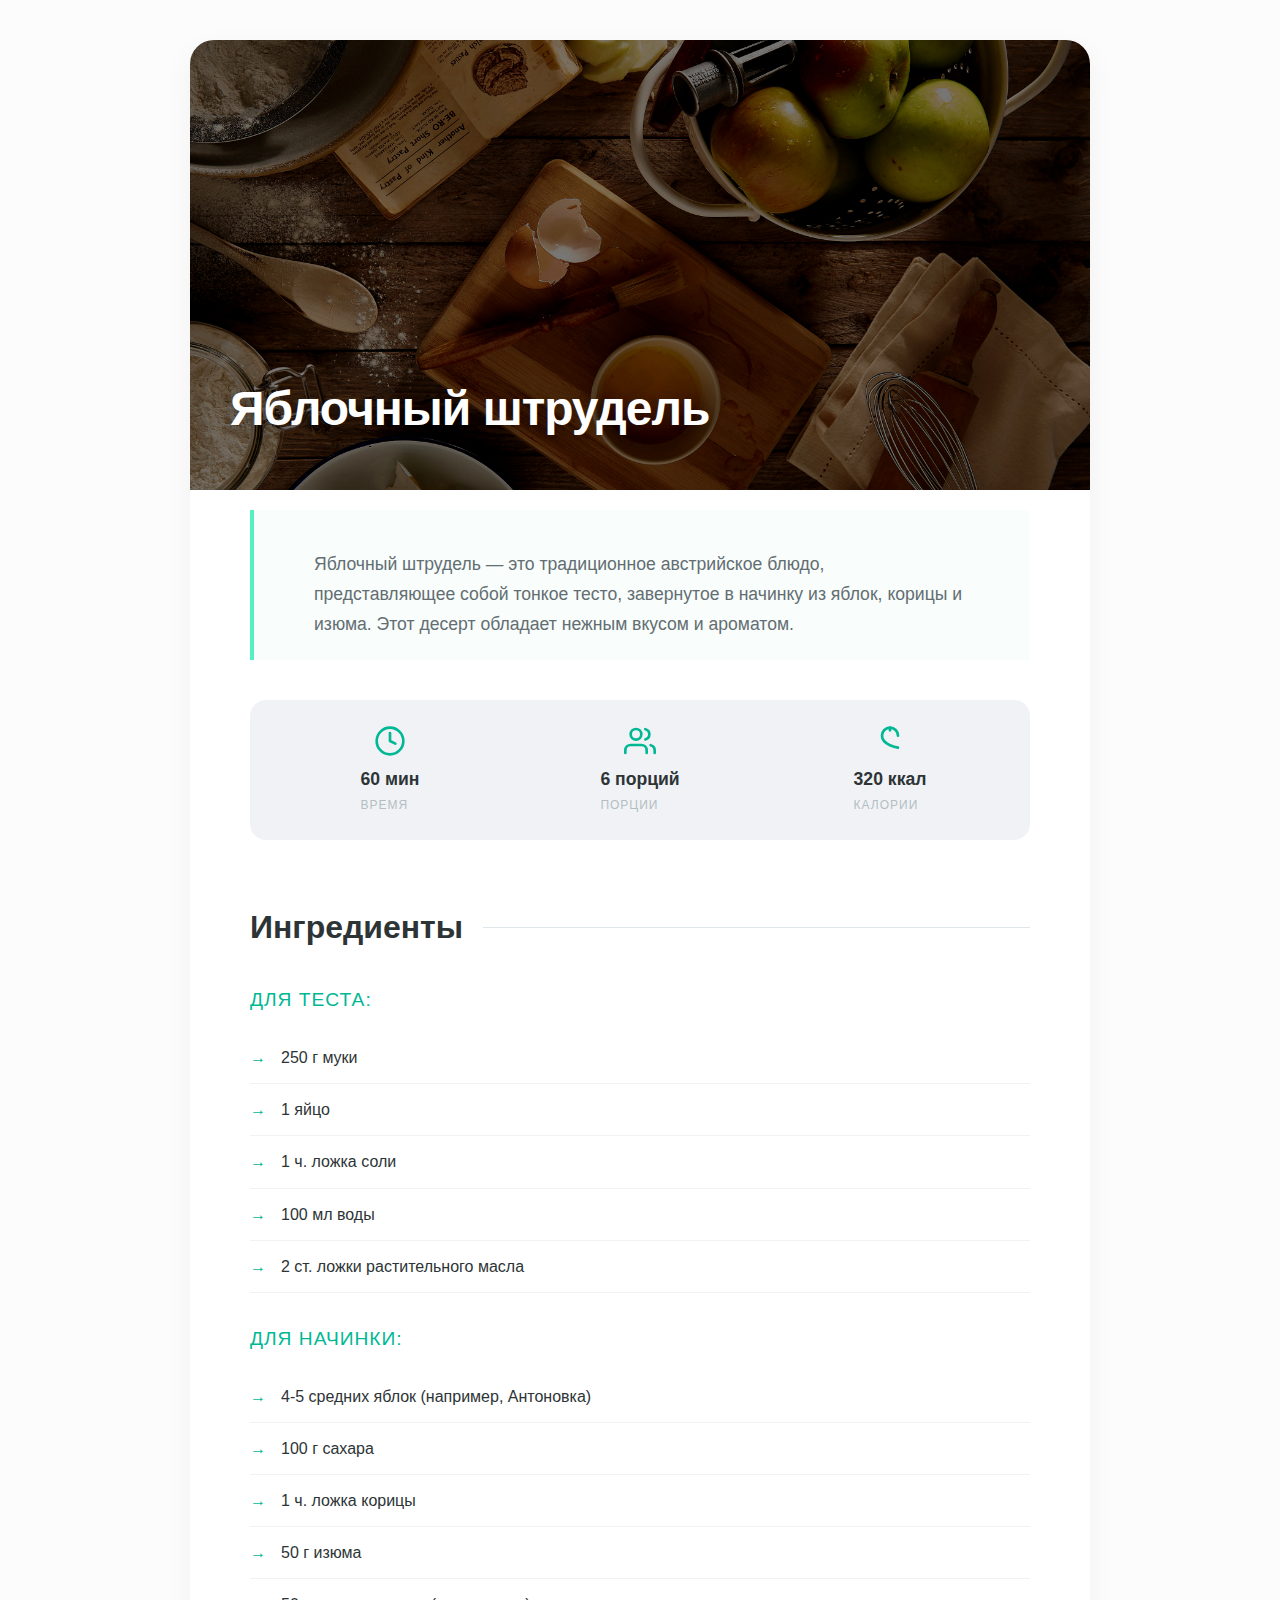
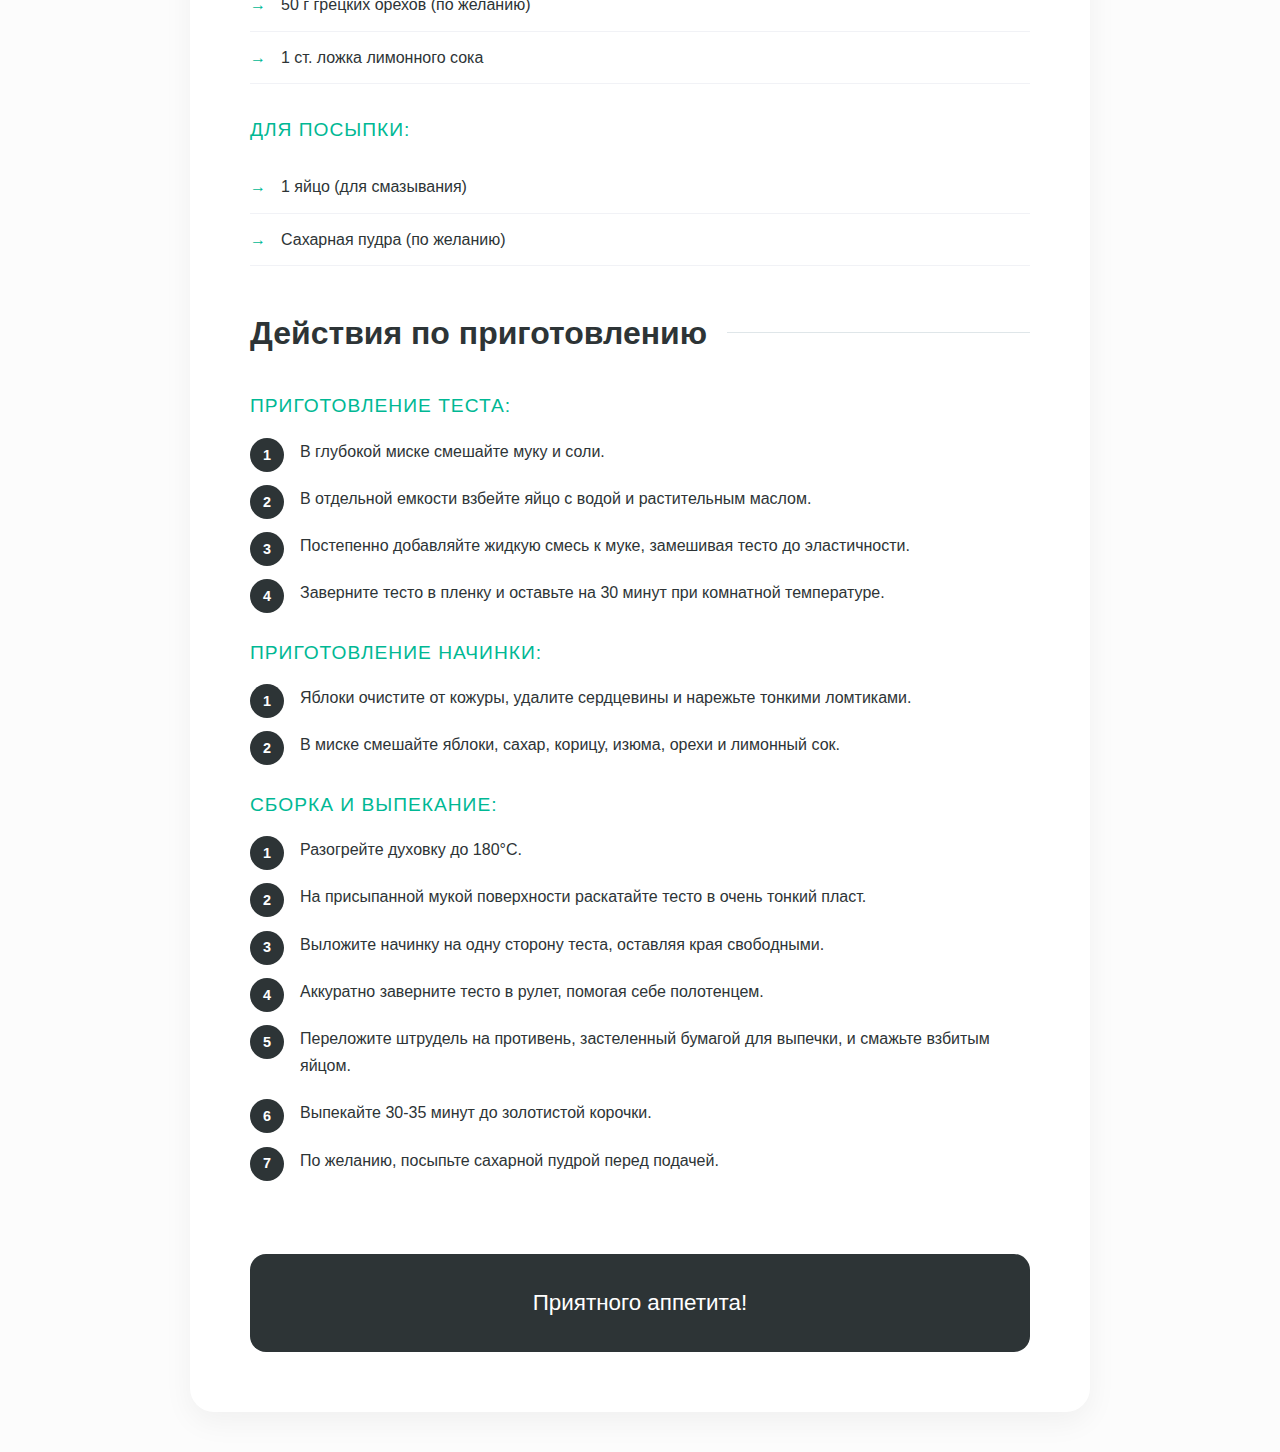
<file: lab-6/index.html>
<!DOCTYPE html>
<html lang="ru">
  <head>
    <meta charset="UTF-8" />
    <meta name="viewport" content="width=device-width, initial-scale=1.0" />
    <title>Рецепт яблочного пирога</title>
    <link rel="stylesheet" href="styles/style.css">
  </head>
  <body>
    <div class="container">
      <div class="centered-element">
        <div class="image-container">
          <img src="images/apple-header.jpg" alt="Яблочный штрудель" class="header-image">
          <div class="image-title">Яблочный штрудель</div>
        </div>
        <div class="description">
          <p>Яблочный штрудель — это традиционное австрийское блюдо, представляющее собой тонкое тесто, завернутое в начинку из яблок, корицы и изюма. Этот десерт обладает нежным вкусом и ароматом.</p>
        </div>
        <div class="info-panel">
    <div class="info-item">
        <div class="icon-container">
            <svg viewBox="0 0 24 24" fill="none" stroke="currentColor" stroke-width="2" stroke-linecap="round" stroke-linejoin="round" class="info-icon">
                <circle cx="12" cy="12" r="10"></circle>
                <polyline points="12 6 12 12 16 14"></polyline>
            </svg>
        </div>
        <div class="info-content">
            <div class="info-value">60 мин</div>
            <div class="info-label">Время</div>
        </div>
    </div>
    <div class="info-item">
        <div class="icon-container">
            <svg viewBox="0 0 24 24" fill="none" stroke="currentColor" stroke-width="2" stroke-linecap="round" stroke-linejoin="round" class="info-icon">
                <path d="M17 21v-2a4 4 0 0 0-4-4H5a4 4 0 0 0-4 4v2"></path>
                <circle cx="9" cy="7" r="4"></circle>
                <path d="M23 21v-2a4 4 0 0 0-3-3.87"></path>
                <path d="M16 3.13a4 4 0 0 1 0 7.75"></path>
            </svg>
        </div>
        <div class="info-content">
            <div class="info-value">6 порций</div>
            <div class="info-label">Порции</div>
        </div>
    </div>
    <div class="info-item">
        <div class="icon-container">
            <svg viewBox="0 0 24 24" fill="none" stroke="currentColor" stroke-width="2" stroke-linecap="round" stroke-linejoin="round" class="info-icon">
                <path d="M18 8A6 6 0 0 0 6 8c0 7 12 9 12 9s-12-2-12-9"></path>
                <path d="M12 2v2"></path>
            </svg>
        </div>
        <div class="info-content">
            <div class="info-value">320 ккал</div>
            <div class="info-label">Калории</div>
        </div>
    </div>
</div>
        <div class="ingredients">
          <h2>Ингредиенты</h2>
          
          <h3>Для теста:</h3>
          <ul>
            <li>250 г муки</li>
            <li>1 яйцо</li>
            <li>1 ч. ложка соли</li>
            <li>100 мл воды</li>
            <li>2 ст. ложки растительного масла</li>
          </ul>
          <h3>Для начинки:</h3>
          <ul>
            <li>4-5 средних яблок (например, Антоновка)</li>
            <li>100 г сахара</li>
            <li>1 ч. ложка корицы</li>
            <li>50 г изюма</li>
            <li>50 г грецких орехов (по желанию)</li>
            <li>1 ст. ложка лимонного сока</li>
          </ul>
          <h3>Для посыпки:</h3>
          <ul>
            <li>1 яйцо (для смазывания)</li>
            <li>Сахарная пудра (по желанию)</li>
          </ul>
        </div>
        <div class="instructions">
          <h2>Действия по приготовлению</h2>
          <h3>Приготовление теста:</h3>
          <ol>
            <li>В глубокой миске смешайте муку и соли.</li>
            <li>В отдельной емкости взбейте яйцо с водой и растительным маслом.</li>
            <li>Постепенно добавляйте жидкую смесь к муке, замешивая тесто до эластичности.</li>
            <li>Заверните тесто в пленку и оставьте на 30 минут при комнатной температуре.</li>
          </ol>
          <h3>Приготовление начинки:</h3>
          <ol>
            <li>Яблоки очистите от кожуры, удалите сердцевины и нарежьте тонкими ломтиками.</li>
            <li>В миске смешайте яблоки, сахар, корицу, изюма, орехи и лимонный сок.</li>
          </ol>
          <h3>Сборка и выпекание:</h3>
          <ol>
            <li>Разогрейте духовку до 180°C.</li>
            <li>На присыпанной мукой поверхности раскатайте тесто в очень тонкий пласт.</li>
            <li>Выложите начинку на одну сторону теста, оставляя края свободными.</li>
            <li>Аккуратно заверните тесто в рулет, помогая себе полотенцем.</li>
            <li>Переложите штрудель на противень, застеленный бумагой для выпечки, и смажьте взбитым яйцом.</li>
            <li>Выпекайте 30-35 минут до золотистой корочки.</li>
            <li>По желанию, посыпьте сахарной пудрой перед подачей.</li>
          </ol>
        </div>
        <div class="conclusion">
          <p><strong>Приятного аппетита!</strong></p>
        </div>
      </div>
    </div>
  </body>
</html>
</file>
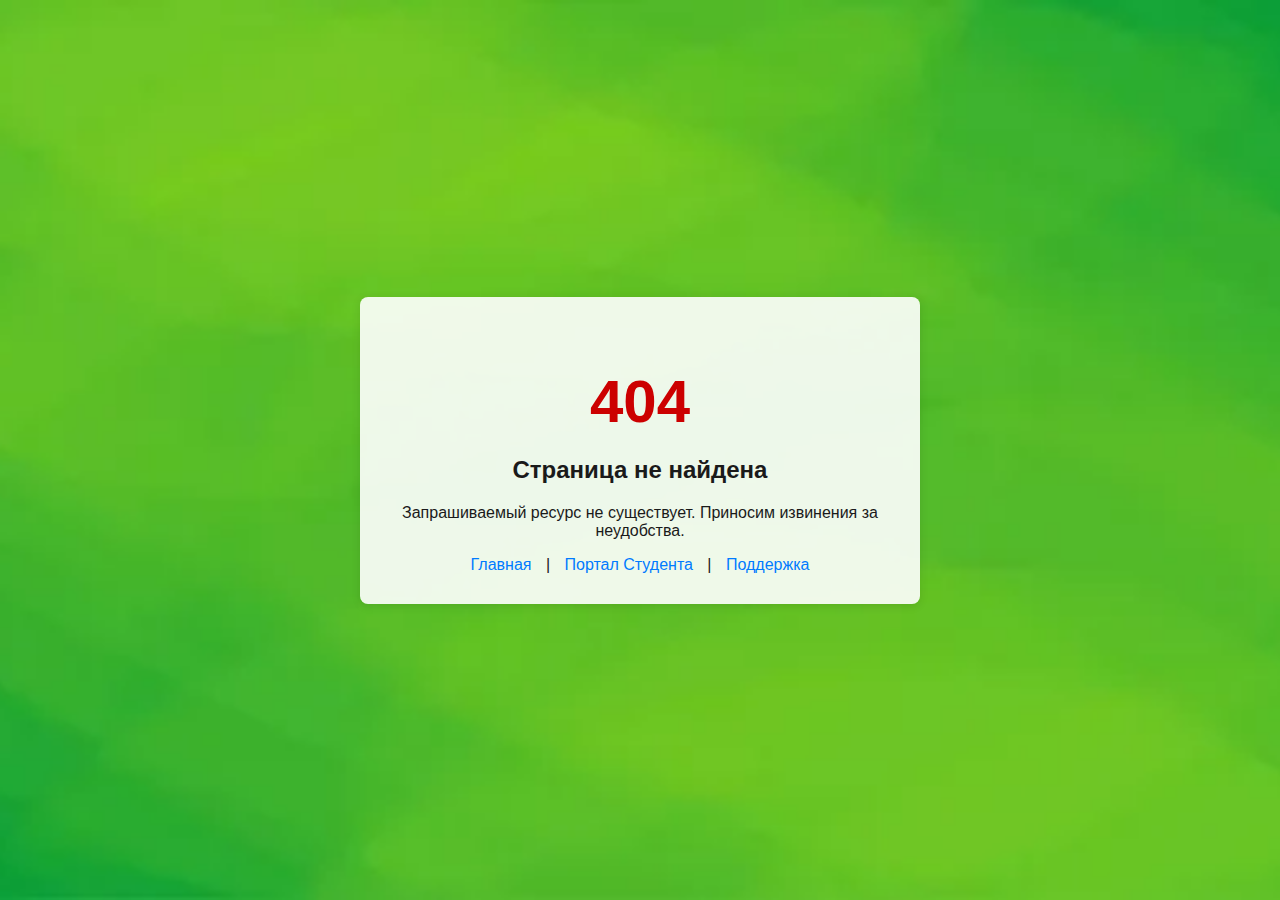
<file: lab-4/404_page.html>
<html>
<head>
    <title>Ошибка 404</title>
    <style>
        body {
            font-family: sans-serif;
            color: #1a1a1a;
            margin: 0;
            min-height: 100vh;
            display: flex;
            flex-direction: column;
            justify-content: center;
            align-items: center;
            text-align: center;
            background-image: url("img/i.webp");
            background-size: cover;
            background-position: center;
        }

        .box {
            background-color: rgba(255, 255, 255, 0.9);
            padding: 30px;
            border-radius: 8px;
            max-width: 500px;
            box-shadow: 0 2px 10px rgba(0, 0, 0, 0.1);
        }

        h1 {
            font-size: 60px;
            color: #cc0000;
            margin-bottom: 5px;
        }

        a {
            color: #007bff;
            text-decoration: none;
            margin: 0 10px;
        }
    </style>
</head>
<body>
    <div class="box">
        <h1>404</h1>
        <h2>Страница не найдена</h2>
        <p>Запрашиваемый ресурс не существует. Приносим извинения за неудобства.</p>
        <div>
            <a href="">Главная</a>
            |
            <a href="">Портал Студента</a>
            |
            <a href="">Поддержка</a>
        </div>
    </div>
</body>
</html>
</file>
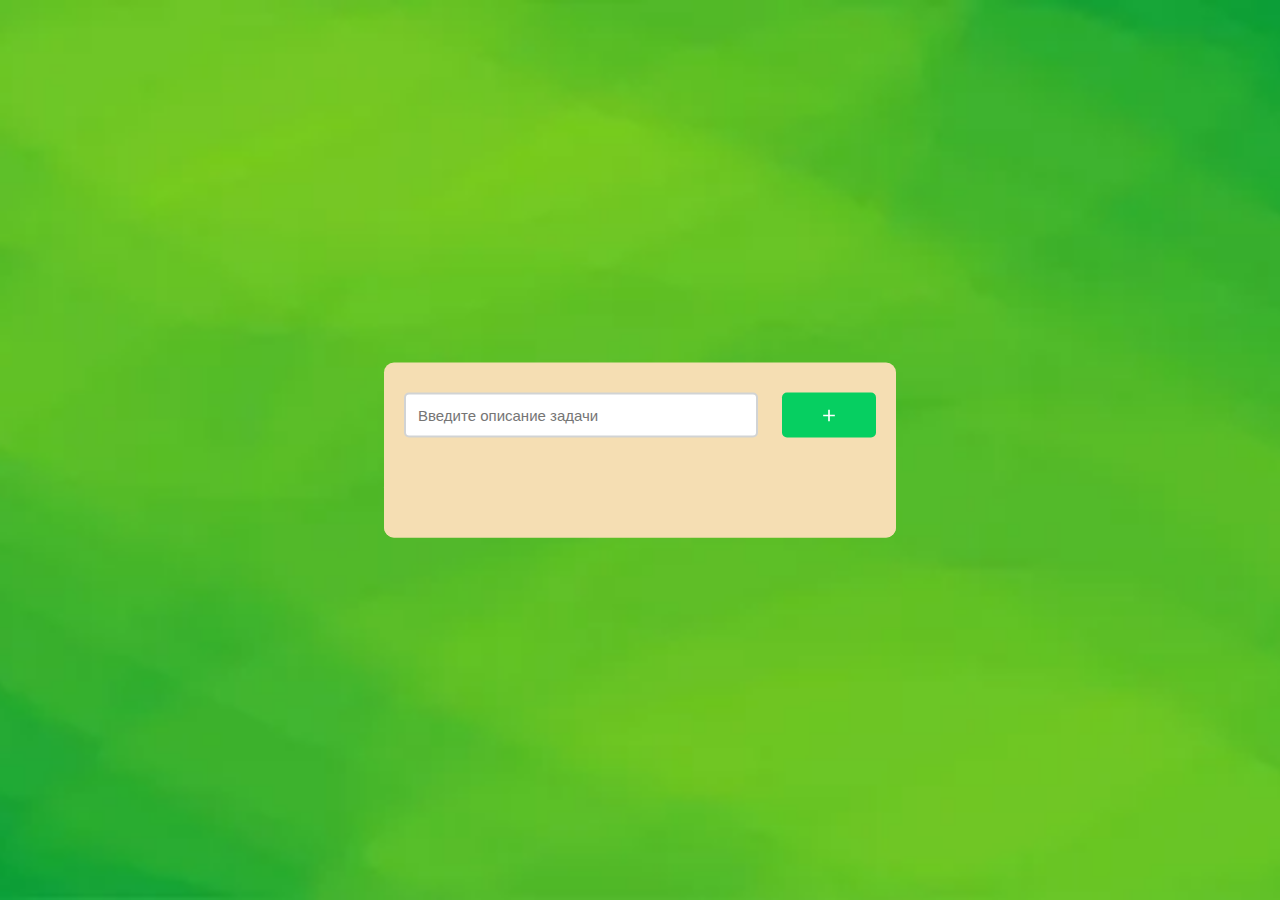
<file: lab-4/todo_list.html>
<html>
<head>
    <title>ToDo list</title>
    <link rel="stylesheet" href="css/styles.css">
    <script src="js/todo.js"></script>
</head>
<body>
    <div class="container"> 
        <div id="newtask"> 
            <input type="text" placeholder="Введите описание задачи"> 
            <button id="push">
                <svg xmlns="http://www.w3.org/2000/svg" viewBox="0 0 24 24" fill="currentColor">
                    <path d="M19 11h-6V5h-2v6H5v2h6v6h2v-6h6z"/>
                </svg>
            </button> 
        </div> 
        <div id="tasks">
            </div> 
    </div> 
</body>
</html>
</file>
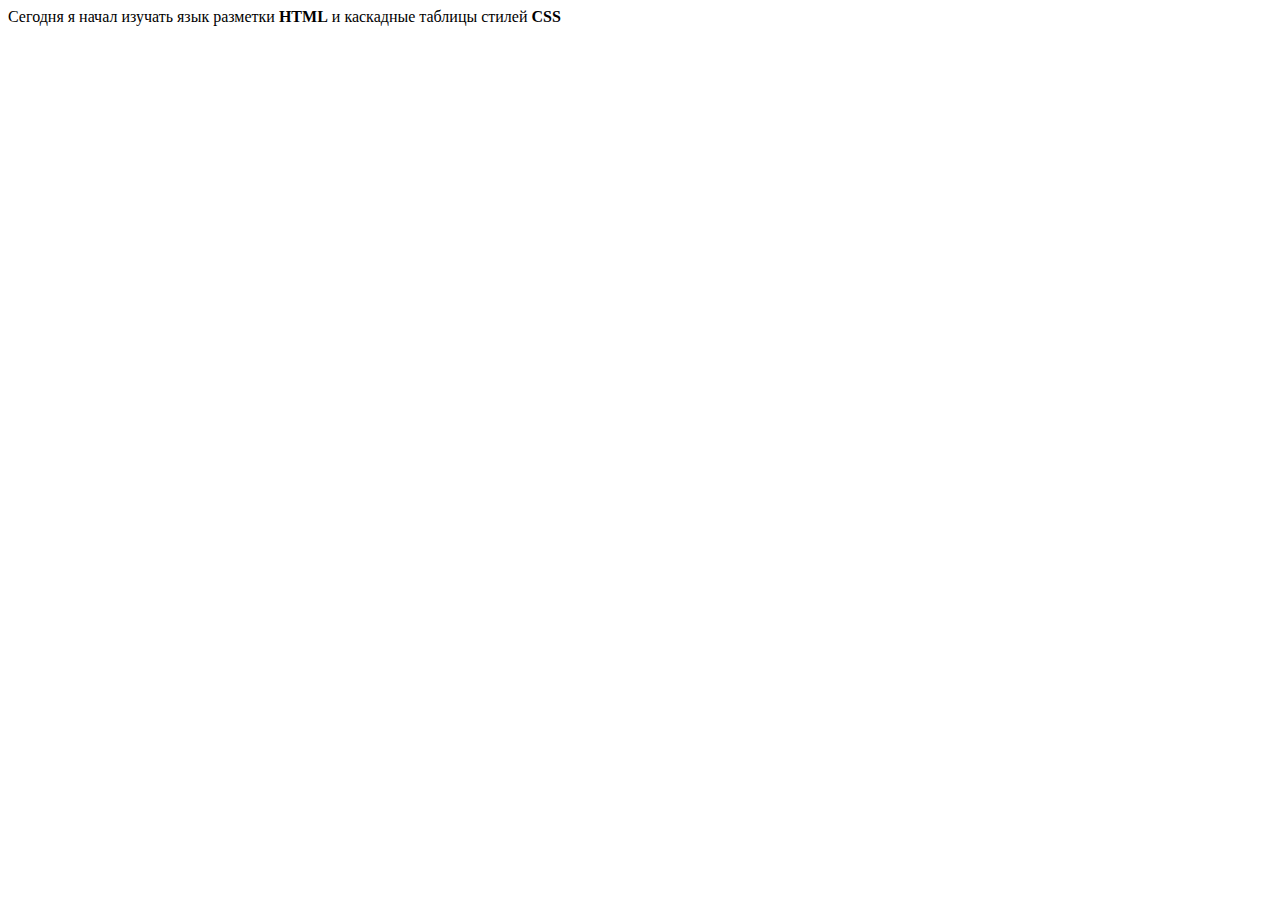
<file: lab-4/welcome.html>
<html>
<head>
    <title>Добро пожаловать</title>
</head>
<body>
    <p>
        <time>Сегодня</time> я начал изучать язык разметки <strong>HTML</strong>
        и каскадные таблицы стилей <strong>CSS</strong>
    </p>
</body>
</html>
</file>
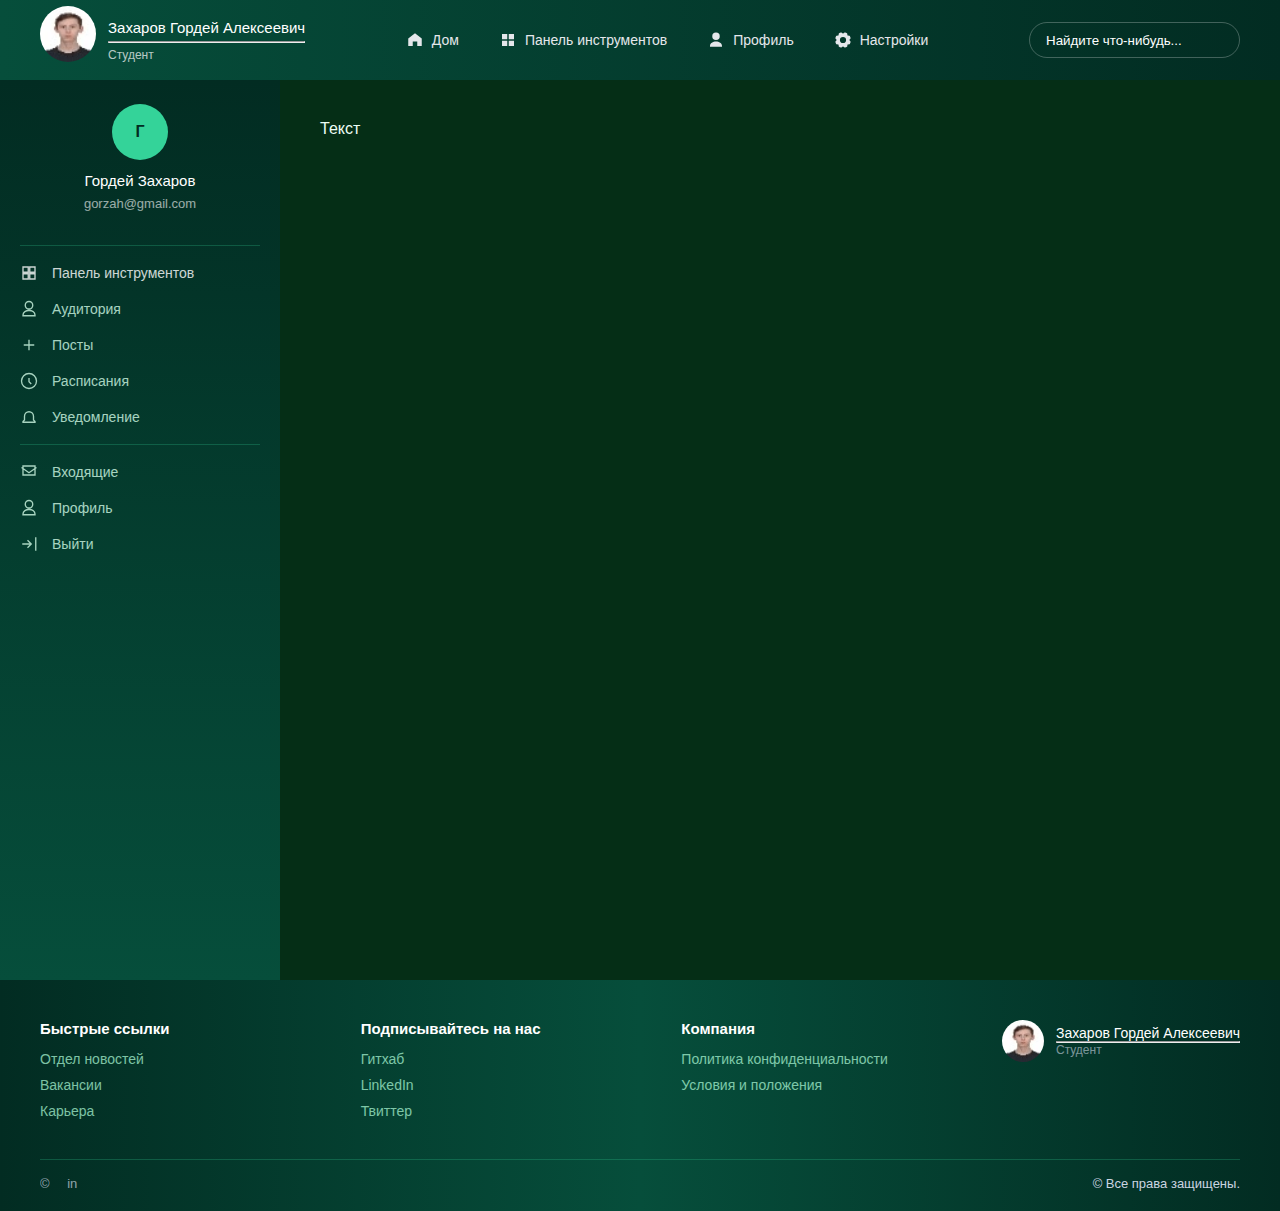
<file: lab-5/new/sitenew.html>
<html lang="ru">
<head>
    <meta charset="UTF-8">
    <title>Сайт</title>
    <link rel="stylesheet" href="css/styles1.css">
</head>
<body>
    <header class="header">
        <div class="header-inner">
            <div class="header-block left">
                <img src="avatar.JPG" class="avatar" alt="avatar">
                <div class="user">
                    <span class="name">Захаров Гордей Алексеевич</span>
                    <hr>
                    <span class="role">Студент</span>
                </div>
            </div>
            <nav class="header-block center">
                <a href="#" class="nav-item">
                    <svg viewBox="0 0 24 24">
                        <path d="M3 10L12 3l9 7v10h-6v-6H9v6H3z"/>
                    </svg>
                    Дом
                </a>
                <a href="#" class="nav-item">
                    <svg viewBox="0 0 24 24">
                        <path d="M4 4h7v7H4zM13 4h7v7h-7zM4 13h7v7H4zM13 13h7v7h-7z"/>
                    </svg>
                    Панель инструментов
                </a>
                <a href="#" class="nav-item">
                    <svg viewBox="0 0 24 24">
                        <path d="M12 12a5 5 0 1 0-5-5 5 5 0 0 0 5 5zm0 2c-4 0-8 2-8 6v1h16v-1c0-4-4-6-8-6z"/>
                    </svg>
                    Профиль
                </a>
                <a href="#" class="nav-item">           
                    <svg fill="#000000" width="800px" height="800px" viewBox="0 0 256.00098 256.00098" id="Flat" xmlns="http://www.w3.org/2000/svg">
                        <path d="M234.80957,150.40576l-14.87793-19.835c.02246-1.75244.0044-3.62207-.02148-5.11377l14.89257-19.856a8.0008,8.0008,0,0,0,1.32422-6.88476,111.46438,111.46438,0,0,0-10.95068-26.46094,7.99971,7.99971,0,0,0-5.80615-3.93457l-24.48731-3.49707q-1.7981-1.90282-3.70312-3.70361l-3.4961-24.47657a8.00016,8.00016,0,0,0-3.93261-5.80419,111.45413,111.45413,0,0,0-26.45313-10.96729,8.00181,8.00181,0,0,0-6.88818,1.32275L130.62207,36.0376c-1.74414-.04834-3.49316-.04834-5.2373,0l-19.7793-14.83545a8.003,8.003,0,0,0-6.88526-1.32373A111.45813,111.45813,0,0,0,72.25928,30.82861a8.00164,8.00164,0,0,0-3.93506,5.80616L64.82764,61.12158q-1.90211,1.79809-3.70362,3.7041L36.64746,68.32129a7.99959,7.99959,0,0,0-5.8042,3.93213A111.45433,111.45433,0,0,0,19.876,98.70752a7.99838,7.99838,0,0,0,1.32324,6.88769l14.87793,19.835c-.02246,1.75244-.0044,3.62207.02148,5.11377l-14.89258,19.856a8.00086,8.00086,0,0,0-1.32421,6.88477,111.46455,111.46455,0,0,0,10.95068,26.46094,7.99971,7.99971,0,0,0,5.80615,3.93457L61.126,191.17725q1.7981,1.90283,3.70312,3.70361l3.4961,24.47656a8.00016,8.00016,0,0,0,3.93261,5.8042,111.45413,111.45413,0,0,0,26.45313,10.96729,7.9997,7.9997,0,0,0,6.88818-1.32276l19.7876-14.84277c1.74414.04932,3.49316.04932,5.2373,0l19.7793,14.83545a7.99882,7.99882,0,0,0,6.88525,1.32373,111.45806,111.45806,0,0,0,26.46094-10.9502,8.00161,8.00161,0,0,0,3.93506-5.80615l3.50488-24.54541c1.25489-1.22363,2.56348-2.5581,3.60059-3.63135l24.57129-3.50976a7.99959,7.99959,0,0,0,5.8042-3.93213,111.45433,111.45433,0,0,0,10.96728-26.4541A7.9984,7.9984,0,0,0,234.80957,150.40576ZM128.00391,172a44,44,0,1,1,44-44A44.04978,44.04978,0,0,1,128.00391,172Z"/>
                    </svg>     
                    Настройки
                </a>
            </nav>
            <div class="header-block right">
                <input type="search" placeholder="Найдите что-нибудь...">
            </div>
        </div>
    </header>
    <div class="app">
    <aside class="sidebar">
        <div class="profile">
            <div class="avatar">Г</div>
            <div class="name">Гордей Захаров</div>
            <div class="email">gorzah@gmail.com</div>
        </div>
        <hr>
        <nav class="menu">
            <a class="item active">
                <svg viewBox="0 0 24 24">
                    <path d="M4 4h7v7H4zM13 4h7v7h-7zM4 13h7v7H4zM13 13h7v7h-7z"/>
                </svg>
                Панель инструментов
            </a>
            <a class="item">
                <svg viewBox="0 0 24 24">
                    <path d="M12 12a5 5 0 1 0-5-5 5 5 0 0 0 5 5zm0 2c-4 0-8 2-8 6v1h16v-1c0-4-4-6-8-6z"/>
                </svg>
                Аудитория
            </a>
            <a class="item">
                <svg viewBox="0 0 24 24">
                    <path d="M12 5v14M5 12h14"/>
                </svg>
                Посты
            </a>
            <a class="item">
                <svg viewBox="0 0 24 24">
                    <path d="M12 8v5l3 3M12 2a10 10 0 1 0 10 10A10 10 0 0 0 12 2z"/>
                </svg>
                Расписания
            </a>
            <a class="item">
                <svg viewBox="0 0 24 24">
                    <path d="M18 16v-5a6 6 0 0 0-12 0v5l-2 2v1h16v-1z"/>
                </svg>
                Уведомление
            </a>
        </nav>
        <hr>
        <nav class="menu bottom">
            <a class="item">
                <svg viewBox="0 0 24 24">
                    <path d="M4 4h16v12H4zM22 6l-10 7L2 6"/>
                </svg>
                Входящие
            </a>
            <a class="item">
                <svg viewBox="0 0 24 24">
                    <path d="M12 12a5 5 0 1 0-5-5 5 5 0 0 0 5 5zm0 2c-4 0-8 2-8 6v1h16v-1c0-4-4-6-8-6z"/>
                </svg>
                Профиль
            </a>
            <a class="item exit">
                <svg viewBox="0 0 24 24">
                    <path d="M10 17l5-5-5-5M15 12H3M21 3v18"/>
                </svg>
                Выйти
            </a>
        </nav>
    </aside>
    <main class="content">
        Текст
    </main>
    </div>
    <footer class="footer">
    <div class="footer-inner">
        <div class="footer-top">
            <div class="footer-col">
                <h4>Быстрые ссылки</h4>
                <a href="#">Отдел новостей</a>
                <a href="#">Вакансии</a>
                <a href="#">Карьера</a>
            </div>
            <div class="footer-col">
                <h4>Подписывайтесь на нас</h4>
                <a href="#">Гитхаб</a>
                <a href="#">LinkedIn</a>
                <a href="#">Твиттер</a>
            </div>
            <div class="footer-col">
                <h4>Компания</h4>
                <a href="#">Политика конфиденциальности</a>
                <a href="#">Условия и положения</a>
            </div>
            <div class="footer-author">
                <img src="avatar.JPG" alt="avatar">
                <div>
                    <div class="author-name">Захаров Гордей Алексеевич</div>
                    <hr>
                    <div class="author-role">Студент</div>
                </div>
            </div>
        </div>
        <div class="footer-bottom">
            <div class="social">
                <span>©</span>
                <span>in</span>
            </div>
            <div class="copy">© Все права защищены.</div>
        </div>
    </div>
    </footer>
</body>

</html>
</file>
<file: lab-4/css/styles.css>
*, 
*:before, 
*:after{ 
    padding: 0; 
    margin: 0; 
    box-sizing: border-box; 
} 
body {
    height: 100vh;
    margin: 0;
    background-image: url("../img/i.webp");
    background-size: cover;
    background-position: center;
    background-repeat: no-repeat;
}
.container{ 
    width: 40%; 
    top: 50%; 
    left: 50%; 
    background: wheat; 
    border-radius: 10px; 
    min-width: 450px; 
    position: absolute; 
    min-height: 100px; 
    transform: translate(-50%,-50%); 
} 
#newtask{ 
    position: relative; 
    padding: 30px 20px; 
} 
#newtask input{ 
    width: 75%; 
    height: 45px; 
    padding: 12px; 
    color: #111111; 
    font-weight: 500; 
    position: relative; 
    border-radius: 5px; 
    font-family: 'Poppins',sans-serif; 
    font-size: 15px; 
    border: 2px solid #d1d3d4; 
} 
 
#newtask input:focus{ 
    outline: none; 
    border-color: #0d75ec; 
} 
#newtask button{ 
    position: relative; 
    float: right; 
    font-weight: 500; 
    font-size: 16px; 
    background-color: #06cf61; 
    border: none; 
    color: #ffffff; 
    cursor: pointer; 
    outline: none; 
    width: 20%; 
    height: 45px; 
    border-radius: 5px; 
    font-family: 'Poppins',sans-serif; 
}
#newtask button svg {
    width: 20px;
    height: 20px;
    fill: #ffffff;
}
#tasks{ 
    border-radius: 10px; 
    width: 100%; 
    position: relative; 
    background-color: wheat;
    padding: 30px 20px; 
    margin-top: 10px; 
} 
 
.task{ 
    border-radius: 5px; 
    align-items: center; 
    justify-content: space-between; 
    border: 1px solid #939697; 
    cursor: pointer; 
    background-color: #c5e1e6; 
    height: 50px; 
    margin-bottom: 8px; 
    padding: 5px 10px; 
    display: flex; 
} 
.task span{ 
    font-family: 'Poppins',sans-serif; 
    font-size: 15px; 
    font-weight: 400; 
} 
.task button{ 
    background-color: #07c563; 
    color: #ffffff; 
    border: none; 
    cursor: pointer; 
    outline: none; 
    height: 100%; 
    width: 40px; 
    border-radius: 5px; 
}
</file>
<file: lab-5/new/css/styles1.css>
* {
    margin: 0;
    padding: 0;
    box-sizing: border-box;
    font-family: Inter, Arial, sans-serif;
}

.header {
    height: 80px;
    background: linear-gradient(90deg, #064e3b, #022c22);
    display: flex;
    justify-content: center;
}

.header-inner {
    width: 100%;
    max-width: 1400px;
    display: flex;
    align-items: center;
    justify-content: space-between;
    padding: 0 40px;
}

.header-block {
    display: flex;
    align-items: center;
}

.left {
    gap: 12px;
}

.avatar {
    width: 44px;
    height: 44px;
    border-radius: 50%;
}

.user {
    display: flex;
    flex-direction: column;
    justify-content: center;
}

.name {
    font-size: 14px;
    font-weight: 600;
    color: #fff;
    padding-bottom: 5px;
}

.role {
    font-size: 12px;
    opacity: 0.7;
    color: #ffffff;
    padding-top: 5px;
}

.center {
    gap: 40px;
}

.nav-item {
    display: flex;
    align-items: center;
    gap: 8px;
    color: #e5e7eb;
    text-decoration: none;
    font-size: 14px;
    transition: 0.3s;
}

.nav-item svg {
    width: 18px;
    height: 18px;
    fill: currentColor;
}

.nav-item:hover {
    color: #34d399;
}

.right input {
    height: 36px;
    padding: 0 16px;
    border-radius: 20px;
    background: transparent;
    border: 1px solid rgba(255,255,255,0.25);
    color: #e5e7eb;
    outline: none;
}

.right input::placeholder {
    color: #ffffff;
}

.app {
    display: flex;
    height: 100vh;
    background: #022c22;
}

.sidebar {
    width: 280px;
    background: linear-gradient(180deg, #022c22, #064e3b);
    color: #fff;
    padding: 24px 20px;
    display: flex;
    flex-direction: column;
}

.profile {
    text-align: center;
    margin-bottom: 16px;
}

.avatar {
    width: 56px;
    height: 56px;
    border-radius: 50%;
    background: #34d399;
    color: #022c22;
    display: flex;
    align-items: center;
    justify-content: center;
    font-weight: 600;
    margin: 0 auto 12px;
}

.name {
    font-size: 15px;
    font-weight: 500;
}

.email {
    font-size: 13px;
    opacity: 0.6;
    margin-top: 2px;
}

.sidebar hr {
    border: none;
    border-top: 1px solid rgba(52, 211, 153, 0.25);
    margin: 18px 0;
}

.menu {
    display: flex;
    flex-direction: column;
    gap: 18px;
}
.item {
    display: flex;
    align-items: center;
    gap: 14px;
    color: #d1fae5;
    text-decoration: none;
    font-size: 14px;
    opacity: 0.8;
    transition: 0.25s;
}

.item svg {
    width: 18px;
    height: 18px;
    fill: none;
    stroke: currentColor;
    stroke-width: 1.8;
}

.item:hover {
    color: #34d399;
}

.item.active {
    color: #ffffff;
}

.content {
    flex: 1;
    background: #052e16;
    color: #ecfdf5;
    padding: 40px;
}

.footer {
    background: linear-gradient(90deg, #022c22, #064e3b, #022c22);
    color: #cbd5e1;
    padding: 40px 0 20px;
    font-size: 14px;
}

.footer-inner {
    max-width: 1400px;
    margin: 0 auto;
    padding: 0 40px;
}

.footer-top {
    display: grid;
    grid-template-columns: 1fr 1fr 1fr auto;
    gap: 60px;
    align-items: start;
}

.footer-col h4 {
    font-size: 15px;
    color: #ffffff;
    margin-bottom: 14px;
}

.footer-col a {
    display: block;
    text-decoration: none;
    color: #a7f3d0;
    opacity: 0.75;
    margin-bottom: 10px;
    transition: 0.2s;
}

.footer-col a:hover {
    color: #ffffff;
}

.footer-author {
    display: flex;
    align-items: center;
    gap: 12px;
    white-space: nowrap;
}

.footer-author img {
    width: 42px;
    height: 42px;
    border-radius: 50%;
}

.author-name {
    color: #fff;
    font-size: 14px;
}

.author-role {
    font-size: 12px;
    opacity: 0.6;
}

.footer-bottom {
    border-top: 1px solid rgba(52, 211, 153, 0.25);
    margin-top: 30px;
    padding-top: 16px;
    display: flex;
    justify-content: space-between;
    align-items: center;
    font-size: 13px;
}

.social span {
    margin-right: 14px;
    opacity: 0.7;
}
</file>
<file: lab-6/styles/style.css>
/* CSS RESET - do not remove */
/* Reset default browser styles and provide a consistent starting point */
html {
  box-sizing: border-box;
  font-size: 16px;
}

*, *:before, *:after {
  box-sizing: inherit;
}

body, h1, h2, h3, h4, h5, h6, p, ol, ul {
  margin: 0;
  padding: 0;
  font-weight: lighter;
}

/*  Set the font */
body {
  font-family: 'Segoe UI', Roboto, Helvetica, Arial, sans-serif;
  line-height: 1.7;
  background-color: #fcfcfc;
  color: #2d3436;
  padding: 40px 20px;
}

/* STYLES */
/* Write your CSS below */
.container {
  max-width: 900px;
  margin: 0 auto;
  display: flex;
  justify-content: center;
}

.centered-element {
  width: 100%;
  background: #ffffff;
  border-radius: 24px;
  overflow: hidden;
  box-shadow: 0 10px 30px rgba(0, 0, 0, 0.05);
}

.image-container {
  position: relative;
  height: 450px;
}

.header-image {
  width: 100%;
  height: 100%;
  object-fit: cover;
  filter: brightness(0.85);
}

.image-title {
  position: absolute;
  bottom: 40px;
  left: 40px;
  color: white;
  font-size: 3rem;
  font-weight: 800;
  text-shadow: 0 4px 12px rgba(0,0,0,0.3);
  letter-spacing: -1px;
}

.description {
  padding: 40px 60px 20px;
  font-size: 1.1rem;
  color: #636e72;
  text-align: left;
  border-left: 4px solid #55efc4;
  margin: 20px 60px;
  background: #f9fdfc;
}

.info-panel {
  display: grid;
  grid-template-columns: repeat(3, 1fr);
  gap: 20px;
  margin: 40px 60px;
  padding: 25px;
  background: #f1f2f6;
  border-radius: 16px;
}

.info-item {
  display: flex;
  flex-direction: column;
  align-items: center;
  gap: 8px;
  transition: transform 0.2s ease;
}

.info-item:hover {
  transform: translateY(-3px);
}

.icon-container {
  width: 32px;
  height: 32px;
  position: relative;
}

.info-icon {
  width: 100%;
  height: 100%;
}

.info-value {
  font-weight: 700;
  font-size: 1.1rem;
  color: #2d3436;
}

.info-label {
  font-size: 0.75rem;
  text-transform: uppercase;
  color: #b2bec3;
  letter-spacing: 1px;
}

.ingredients, .instructions {
  padding: 20px 60px;
}

h2 {
  font-size: 2rem;
  font-weight: 700;
  margin-bottom: 25px;
  color: #2d3436;
  display: flex;
  align-items: center;
}

h2::after {
  content: "";
  flex: 1;
  height: 1px;
  background: #dfe6e9;
  margin-left: 20px;
}

h3 {
  font-size: 1.2rem;
  text-transform: uppercase;
  letter-spacing: 1px;
  color: #00b894;
  margin: 30px 0 15px;
}

ul, ol {
  list-style: none;
}

.ingredients li {
  padding: 12px 0;
  border-bottom: 1px solid #f1f2f6;
  display: flex;
  align-items: center;
}

.ingredients li:before {
  content: "→";
  margin-right: 15px;
  color: #00b894;
  font-weight: bold;
}

.instructions li {
  counter-increment: step-counter;
  margin-bottom: 20px;
  padding-left: 50px;
  position: relative;
}

.instructions li:before {
  content: counter(step-counter);
  position: absolute;
  left: 0;
  top: 0;
  width: 34px;
  height: 34px;
  background: #2d3436;
  color: white;
  border-radius: 50%;
  display: flex;
  justify-content: center;
  align-items: center;
  font-size: 0.9rem;
  font-weight: bold;
}

.conclusion {
  margin: 40px 60px 60px;
  padding: 30px;
  background: #2d3436;
  color: white;
  border-radius: 16px;
  text-align: center;
  font-size: 1.4rem;
}

@media (max-width: 768px) {
  body { padding: 0; }
  .centered-element { border-radius: 0; }
  .image-container { height: 300px; }
  .image-title { font-size: 2rem; left: 20px; bottom: 20px; }
  .description, .info-panel, .ingredients, .instructions, .conclusion {
    margin-left: 20px;
    margin-right: 20px;
    padding-left: 0;
    padding-right: 0;
  }
  .info-panel {
    grid-template-columns: 1fr;
    padding: 20px;
  }
  .info-item {
    flex-direction: row;
    justify-content: flex-start;
  }
  .description { padding: 15px; }
}

.info-icon {
    width: 32px;
    height: 32px;
    color: #00b894;
    transition: transform 0.3s ease;
}

.info-item:hover .info-icon {
    transform: scale(1.1);
    color: #2d3436;
}
</file>
